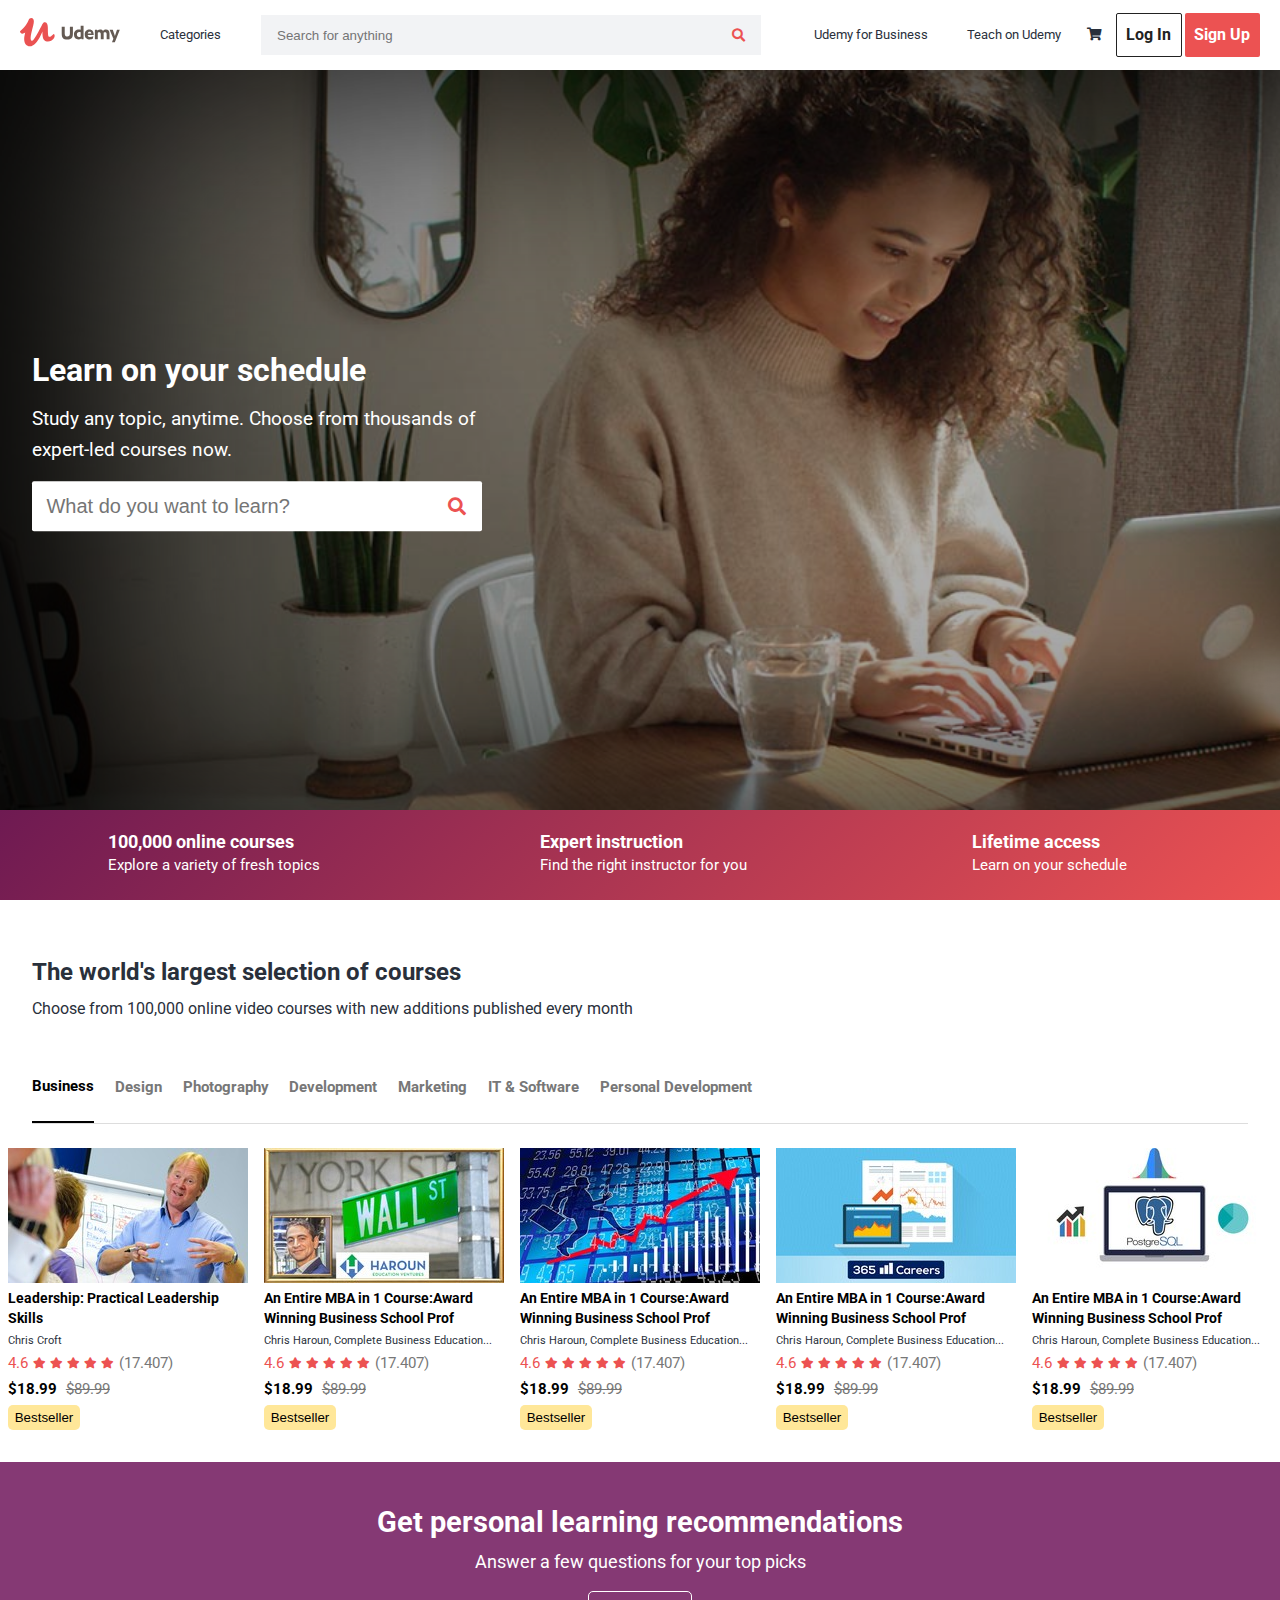
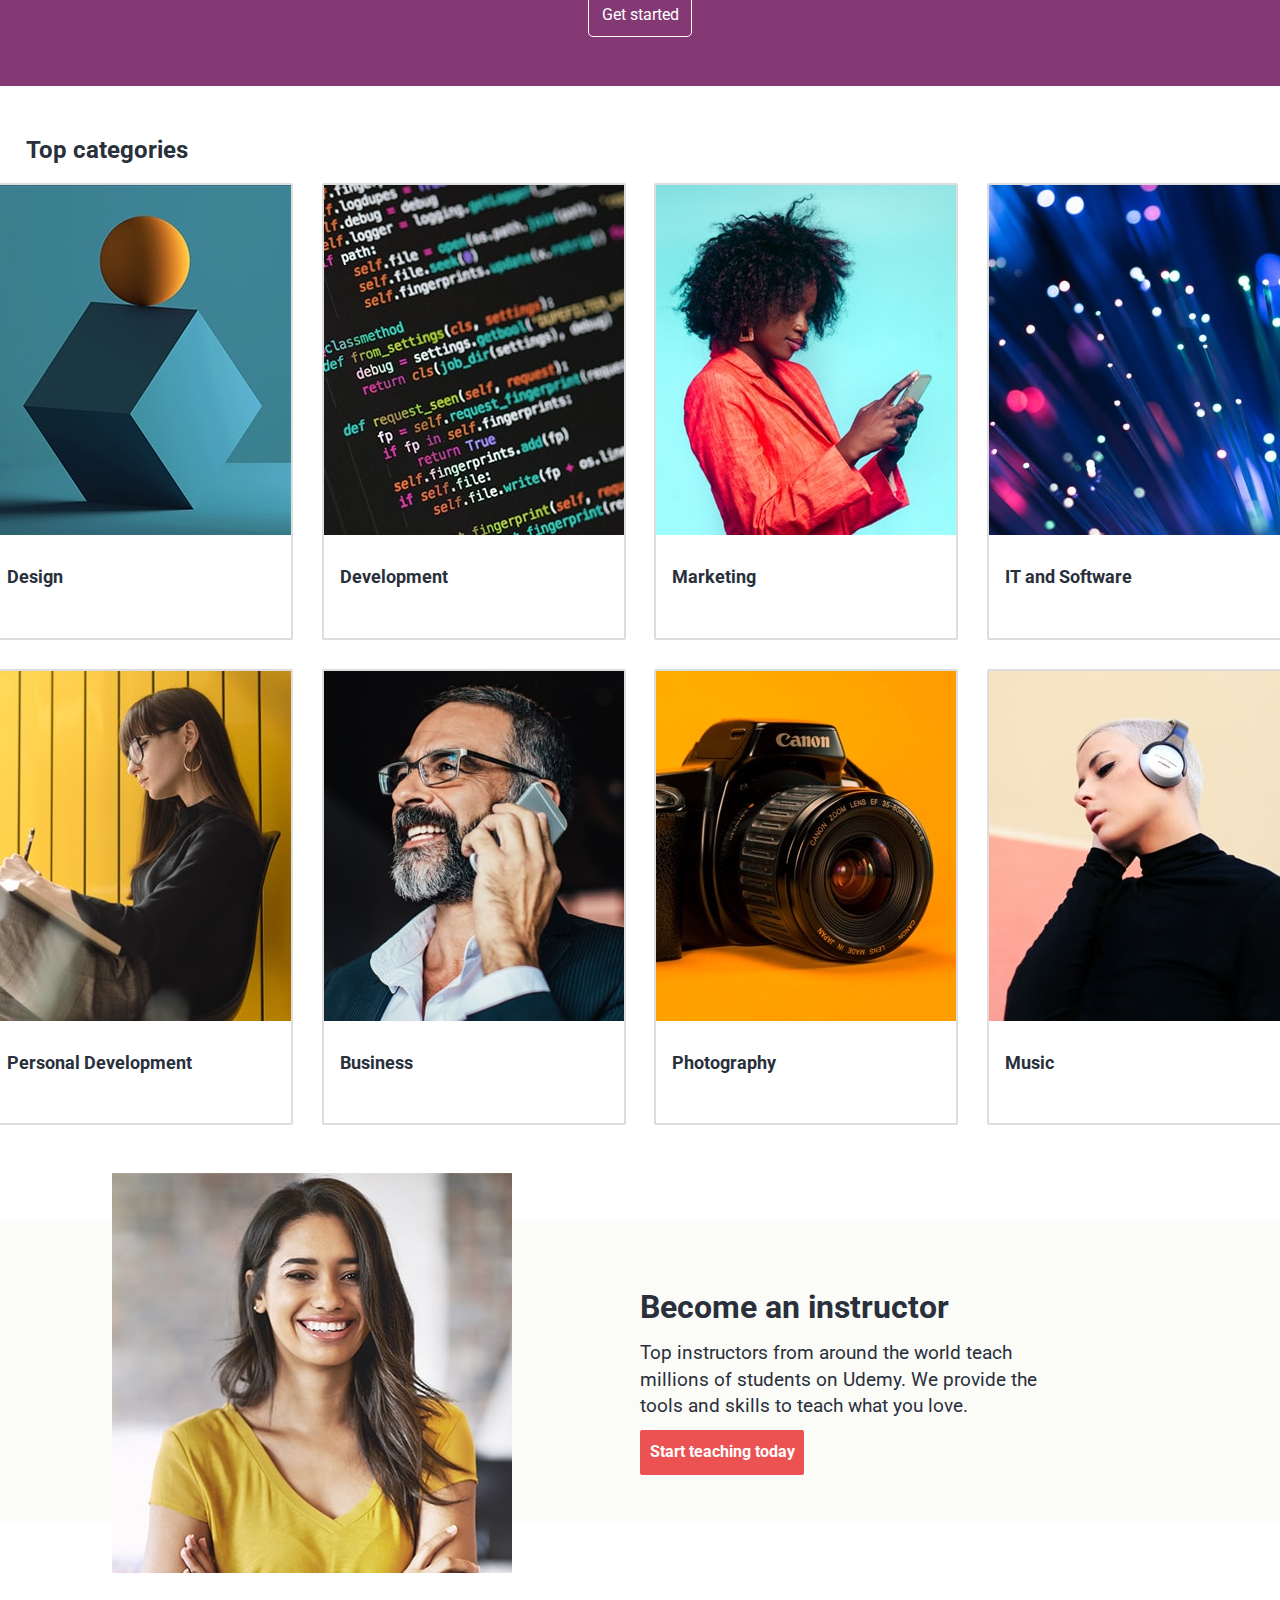
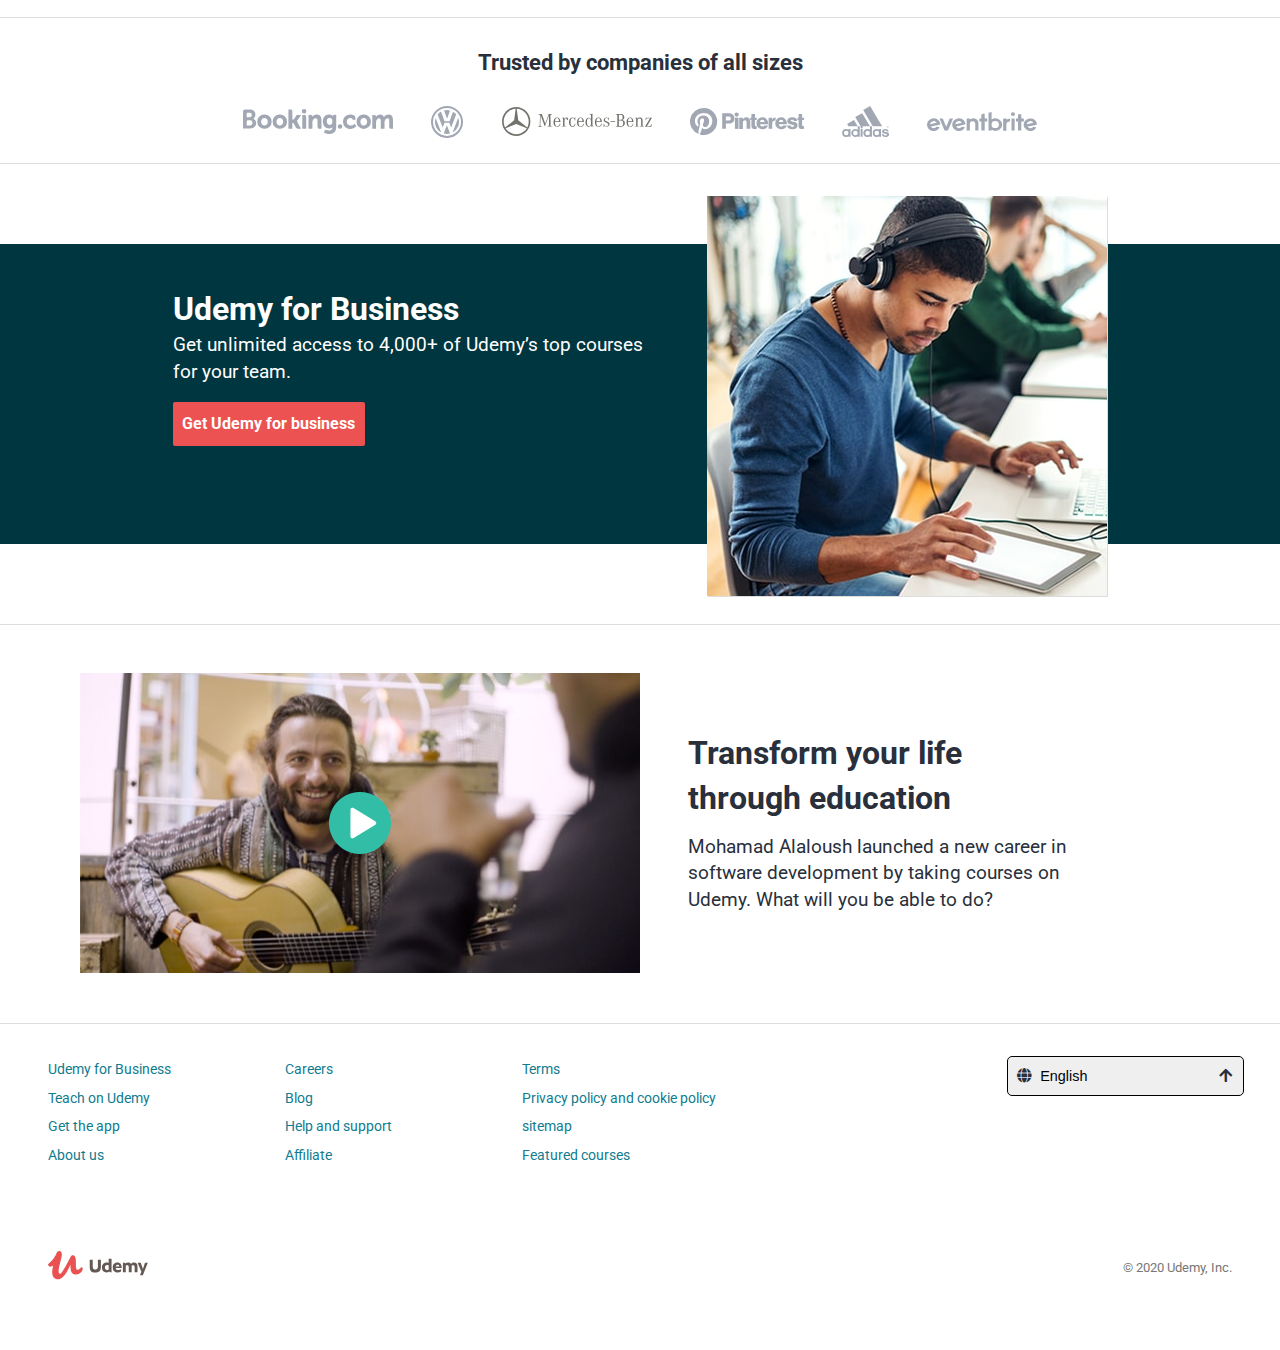
<file: index.html>
<!DOCTYPE html>
<html lang="en">
<head>
  <meta charset="UTF-8">
  <meta name="viewport" content="width=device-width, initial-scale=1.0">
  <meta http-equiv="X-UA-Compatible" content="ie=edge">
  <link rel="stylesheet" href="style.css">
  <link rel='stylesheet' href='https://use.fontawesome.com/releases/v5.8.2/css/all.css'>
  <link href="//db.onlinewebfonts.com/c/08654af6de96d722b817d122ec939cad?family=UdemyIcons" rel="stylesheet" type="text/css"/> 
  <title>Udemy page</title>
</head>
<body>

  <header class="hide-sm">
    <div class="logo">
      <a href="./index.html"><img src="img/udemy-logo.svg" alt="udemy-logo"></a>
    </div>
    <div class="category">
      <div class="category-item">
        <span class="category-icon"></span>
        <span>Categories</span>

        <div class="cat-dropdown">
            <ul>
              <li>
                <a href="#">Development</a> 
                <span><i class="fas fa-arrow-right"></i></span>
              </li>
              <li>
                <a href="#">Business</a> 
                <span><i class="fas fa-arrow-right"></i></span>
              </li>
              <li>
                <a href="#">Finance & accounting</a> 
                <span><i class="fas fa-arrow-right"></i></span>
              </li>
              <li>
                <a href="#">IT & Software</a> 
                <span><i class="fas fa-arrow-right"></i></span>
              </li>
              <li>
                <a href="#">Office Productivity</a> 
                <span><i class="fas fa-arrow-right"></i></span>
              </li>
              <li>
                <a href="#">Personal Development</a> 
                <span><i class="fas fa-arrow-right"></i></span>
              </li>
              <li>
                <a href="#">Design</a> 
                <span><i class="fas fa-arrow-right"></i></span>
              </li>
              <li>
                <a href="#">Marketing</a> 
                <span><i class="fas fa-arrow-right"></i></span>
              </li>
              <li>
                <a href="#">Lifestyle</a> 
                <span><i class="fas fa-arrow-right"></i></span>
              </li>
              <li>
                <a href="#">Photography</a> 
                <span><i class="fas fa-arrow-right"></i></span>
              </li>
              <li>
                <a href="#">Health & Fitness</a> 
                <span><i class="fas fa-arrow-right"></i></span>
              </li>
              <li>
                <a href="#">Music</a> 
                <span><i class="fas fa-arrow-right"></i></span>
              </li>
              <li>
                <a href="#">Teaching & Academics</a> 
                <span><i class="fas fa-arrow-right"></i></span>
              </li>
            </ul>
          </div>
      </div>
      
      <div class="search-bar">
        <input type="text"  placeholder="Search for anything">
        <button type="submit"><i class="fa fa-search"></i></button>
      </div>
    </div>
    <div class="signin">
      <div class="dropdown-item div1"><a href="#">Udemy for Business</a>
        <div class="ufb-dropdown">
          <h4>Get your team access to over 4,000 top Udemy courses, anytime, anywhere.</h4>
          <a href="#" class="primary-btn">Try Udemy for Business</a>
        </div>
      </div>
      <div class="dropdown-item"><a href="#">Teach on Udemy</a>
        <div class="ufb-dropdown">
          <h4>Turn what you know into an opportunity and reach millions around the world.</h4>
          <a href="#" class="primary-btn">Learn more</a>
        </div>
      </div>
      <!-- <div class="bar"></div> -->
      <div class="dropdown-item"><i class="fas fa-shopping-cart"></i>
        <div class="ufb-dropdown right">
          <p class="dropdown-text">Your cart is empty</p>
          <a href="#" class="dropdown-link">Keep shopping</a>
        </div>
      </div>
      <div>
        <a href="./login.html" class="log-btn secondary-btn">Log In</a>
        <a href="./signup.html" class="sign-btn primary-btn">Sign Up</a>
      </div>
    </div>
  </header>

  <header class="hide-lg">
    <div class="menu">
      <div></div>
      <div></div>
      <div></div>
    </div>
    <div class="logo">
      <img src="img/udemy-logo.svg" alt="udemy-logo">
    </div>
    <button class="search-sm" type="submit"><i class="fa fa-search"></i></button>
    <div class="dropdown-item"><i class="fas fa-shopping-cart"></i></div>
  </header>

  <div class="overlay">
    <div class="delete-circle-btn">
      <img src="img/delete-circle.webp" alt="delete button">
    </div>
    <aside>
      <div class="sign">
        <a href="#">Log in</a>
        <a href="#">Sign up</a>
      </div>
      <ul class="most-popular"> 
        <h5>Most popular</h5>
        <li>
          <a href="#">Web Development</a>
          <span><i class="fas fa-arrow-right"></i></span>
        </li>
        <li>
          <a href="#">Mobile Apps</a>
          <span><i class="fas fa-arrow-right"></i></span>
        </li>
        <li>
          <a href="#">Game Development</a>
          <span><i class="fas fa-arrow-right"></i></span>
        </li>
        <li>
          <a href="#">Finance</a>
          <span><i class="fas fa-arrow-right"></i></span>
        </li>
        <li>
          <a href="#">Entrepreneurship</a>
          <span><i class="fas fa-arrow-right"></i></span>
        </li>
        <li>
          <a href="#">Data & Analytics</a>
          <span><i class="fas fa-arrow-right"></i></span>
        </li>
        <li>
          <a href="#">Digital Marketing</a>
          <span><i class="fas fa-arrow-right"></i></span>
        </li>
        <li>
          <a href="#">Graphic Design</a>
          <span><i class="fas fa-arrow-right"></i></span>
        </li>
        <li>
          <a href="#">IT Certification</a>
          <span><i class="fas fa-arrow-right"></i></span>
        </li>
        <li>
          <a href="#">Personal Transformation</a>
          <span><i class="fas fa-arrow-right"></i></span>
        </li>
        <li>
          <a href="#">All Gategories</a>
          <span><i class="fas fa-arrow-right"></i></span>
        </li>
      </ul>
      <ul class="most-popular">
        <h5>More from Udemy</h5>
        <li>
          <a href="#">Udemy for Business</a>
        </li>
        <li>
          <a href="#">Get the app</a>
        </li>
        <li>
          <a href="#">Invite friends</a>
        </li>
        <li>
          <a href="#">Help</a>
        </li>
      </ul>
    </aside>  
  </div>

  <section class="hero-section">
    <div class="container">
      <div class="hero-item">
        <h1>Learn on your schedule </h1>
        <p>Study any topic, anytime. Choose from thousands of expert-led courses now. </p>
        <div class="hero-search-bar">
          <input type="text"  placeholder="What do you want to learn?">
          <button type="submit"><i class="fa fa-search"></i></button>
        </div>
      </div>
    </div>
  </section>

  <section class="explore-section">
    <div class="container">
      <div class="explore-items">
        <div class="explore-item">
          <span class="icon-1"></span>
          <div class="explore-item-info">
            <h3>100,000 online courses</h3>
            <p>Explore a variety of fresh topics</p>
          </div>
        </div>

        <div class="explore-item">
          <span class="icon-2"></span>
          <div class="explore-item-info">
            <h3>Expert instruction</h3>
            <p>Find the right instructor for you</p>
          </div>
        </div>

        <div class="explore-item">
          <span class="icon-3"></span>
          <div class="explore-item-info">
            <h3>Lifetime access</h3>
            <p>Learn on your schedule  </p>
          </div>
        </div>
      </div>
    </div>
  </section>

  <section class="courses-type">
    <div class="container">
      <div class="col-lg-4 courses-text">
        <h3>The world's largest selection of courses</h3>
        <p>Choose from 100,000 online video courses with new additions published every month </p>
      </div>
      <div class="col-lg-6">
        <div class="courses-types-section">
          <div class="border-bottom active type" id="content-1">Business</div>
          <div id="content-2" class="type">Design</div>
          <div id="content-3" class="type">Photography</div>
          <div id="content-4" class="type">Development</div>
          <div id="content-5" class="type">Marketing</div>
          <div id="content-6" class="type">IT & Software</div>
          <div id="content-7" class="type">Personal Development</div>
        </div>
        <div class="courses-items">
            <div class="card show" id="content-1-item">
              <div class="card-img">
                <img src="img/business/course-4.jpg" alt="">
              </div>
              <div class="card-content">
                <h5 class="card-title">Leadership: Practical Leadership Skills</h5>
                <small>Chris Croft</small>
                <div class="rating">
                    <span class="price">4.6</span>
                  <div class="stars">
                      <span class="fa fa-star checked"></span>
                      <span class="fa fa-star checked"></span>
                      <span class="fa fa-star checked"></span>
                      <span class="fa fa-star"></span>
                      <span class="fa fa-star"></span>  
                  </div>
                  <span class="students-rating">(17.407)</span>
                </div> 
                <span class="price-dollar">$18.99</span> <span class="muted">$89.99</span>
                <button>Bestseller</button>
              </div>
            </div>

            <div class="card show" id="content-1-item">
                <div class="card-img">
                  <img src="img/business/course1.jpg" alt="">
                </div>
                <div class="card-content">
                  <h5 class="card-title">An Entire MBA in 1 Course:Award Winning Business School Prof</h5>
                  <small>Chris Haroun, Complete Business Education...</small>
                  <div class="rating">
                      <span class="price">4.6</span>
                    <div class="stars">
                        <span class="fa fa-star checked"></span>
                        <span class="fa fa-star checked"></span>
                        <span class="fa fa-star checked"></span>
                        <span class="fa fa-star"></span>
                        <span class="fa fa-star"></span>  
                    </div>
                    <span class="students-rating">(17.407)</span>
                  </div> 
                  <span class="price-dollar">$18.99</span> <span class="muted">$89.99</span>
                  <button>Bestseller</button>
                </div>
              </div>

              
            <div class="card show" id="content-1-item">
                <div class="card-img">
                  <img src="img/business/course-5.jpg" alt="">
                </div>
                <div class="card-content">
                  <h5 class="card-title">An Entire MBA in 1 Course:Award Winning Business School Prof</h5>
                  <small>Chris Haroun, Complete Business Education...</small>
                  <div class="rating">
                      <span class="price">4.6</span>
                    <div class="stars">
                        <span class="fa fa-star checked"></span>
                        <span class="fa fa-star checked"></span>
                        <span class="fa fa-star checked"></span>
                        <span class="fa fa-star"></span>
                        <span class="fa fa-star"></span>  
                    </div>
                    <span class="students-rating">(17.407)</span>
                  </div> 
                  <span class="price-dollar">$18.99</span> <span class="muted">$89.99</span>
                  <button>Bestseller</button>
                </div>
              </div>

              
            <div class="card show" id="content-1-item">
                <div class="card-img">
                  <img src="img/business/course3.jpg" alt="">
                </div>
                <div class="card-content">
                  <h5 class="card-title">An Entire MBA in 1 Course:Award Winning Business School Prof</h5>
                  <small>Chris Haroun, Complete Business Education...</small>
                  <div class="rating">
                      <span class="price">4.6</span>
                    <div class="stars">
                        <span class="fa fa-star checked"></span>
                        <span class="fa fa-star checked"></span>
                        <span class="fa fa-star checked"></span>
                        <span class="fa fa-star"></span>
                        <span class="fa fa-star"></span>  
                    </div>
                    <span class="students-rating">(17.407)</span>
                  </div> 
                  <span class="price-dollar">$18.99</span> <span class="muted">$89.99</span>
                  <button>Bestseller</button>
                </div>
              </div>

              
            <div class="card show" id="content-1-item">
                <div class="card-img">
                  <img src="img/business/course2.jpg" alt="">
                </div>
                <div class="card-content">
                  <h5 class="card-title">An Entire MBA in 1 Course:Award Winning Business School Prof</h5>
                  <small>Chris Haroun, Complete Business Education...</small>
                  <div class="rating">
                      <span class="price">4.6</span>
                    <div class="stars">
                        <span class="fa fa-star checked"></span>
                        <span class="fa fa-star checked"></span>
                        <span class="fa fa-star checked"></span>
                        <span class="fa fa-star"></span>
                        <span class="fa fa-star"></span>  
                    </div>
                    <span class="students-rating">(17.407)</span>
                  </div> 
                  <span class="price-dollar">$18.99</span> <span class="muted">$89.99</span>
                  <button>Bestseller</button>
                </div>
              </div>

              <div class="card" id="content-2-item">
                  <div class="card-img">
                    <img src="img/Design/course-1.jpg" alt="">
                  </div>
                  <div class="card-content">
                    <h5 class="card-title">An Entire MBA in 1 Course:Award Winning Business School Prof</h5>
                    <small>Chris Haroun, Complete Business Education...</small>
                    <div class="rating">
                        <span class="price">4.6</span>
                      <div class="stars">
                          <span class="fa fa-star checked"></span>
                          <span class="fa fa-star checked"></span>
                          <span class="fa fa-star checked"></span>
                          <span class="fa fa-star"></span>
                          <span class="fa fa-star"></span>  
                      </div>
                      <span class="students-rating">(17.407)</span>
                    </div> 
                    <span class="price-dollar">$18.99</span> <span class="muted">$89.99</span>
                    <button>Bestseller</button>
                  </div>
                </div>

                <div class="card" id="content-2-item">
                    <div class="card-img">
                      <img src="img/Design/course-2.jpg" alt="">
                    </div>
                    <div class="card-content">
                      <h5 class="card-title">An Entire MBA in 1 Course:Award Winning Business School Prof</h5>
                      <small>Chris Haroun, Complete Business Education...</small>
                      <div class="rating">
                          <span class="price">4.6</span>
                        <div class="stars">
                            <span class="fa fa-star checked"></span>
                            <span class="fa fa-star checked"></span>
                            <span class="fa fa-star checked"></span>
                            <span class="fa fa-star"></span>
                            <span class="fa fa-star"></span>  
                        </div>
                        <span class="students-rating">(17.407)</span>
                      </div> 
                      <span class="price-dollar">$18.99</span> <span class="muted">$89.99</span>
                      <button>Bestseller</button>
                    </div>
                  </div>

                  <div class="card" id="content-2-item">
                      <div class="card-img">
                        <img src="img/Design/course-3.jpg" alt="">
                      </div>
                      <div class="card-content">
                        <h5 class="card-title">An Entire MBA in 1 Course:Award Winning Business School Prof</h5>
                        <small>Chris Haroun, Complete Business Education...</small>
                        <div class="rating">
                            <span class="price">4.6</span>
                          <div class="stars">
                              <span class="fa fa-star checked"></span>
                              <span class="fa fa-star checked"></span>
                              <span class="fa fa-star checked"></span>
                              <span class="fa fa-star"></span>
                              <span class="fa fa-star"></span>  
                          </div>
                          <span class="students-rating">(17.407)</span>
                        </div> 
                        <span class="price-dollar">$18.99</span> <span class="muted">$89.99</span>
                        <button>Bestseller</button>
                      </div>
                    </div>

                    <div class="card" id="content-2-item">
                        <div class="card-img">
                          <img src="img/Design/course-4.jpg" alt="">
                        </div>
                        <div class="card-content">
                          <h5 class="card-title">An Entire MBA in 1 Course:Award Winning Business School Prof</h5>
                          <small>Chris Haroun, Complete Business Education...</small>
                          <div class="rating">
                              <span class="price">4.6</span>
                            <div class="stars">
                                <span class="fa fa-star checked"></span>
                                <span class="fa fa-star checked"></span>
                                <span class="fa fa-star checked"></span>
                                <span class="fa fa-star"></span>
                                <span class="fa fa-star"></span>  
                            </div>
                            <span class="students-rating">(17.407)</span>
                          </div> 
                          <span class="price-dollar">$18.99</span> <span class="muted">$89.99</span>
                          <button>Bestseller</button>
                        </div>
                      </div>

          <div class="card" id="content-2-item">
            <div class="card-img">
              <img src="img/Design/course-5.jpg" alt="">
            </div>
            <div class="card-content">
              <h5 class="card-title">An Entire MBA in 1 Course:Award Winning Business School Prof</h5>
              <small>Chris Haroun, Complete Business Education...</small>
              <div class="rating">
                <span class="price">4.6</span>
                <div class="stars">
                  <span class="fa fa-star checked"></span>
                  <span class="fa fa-star checked"></span>
                  <span class="fa fa-star checked"></span>
                  <span class="fa fa-star"></span>
                  <span class="fa fa-star"></span>  
                </div>
                <span class="students-rating">(17.407)</span>
              </div> 
              <span class="price-dollar">$18.99</span> <span class="muted">$89.99</span>
              <button>Bestseller</button>
            </div>
          </div>

          <div class="card" id="content-3-item">
              <div class="card-img">
                <img src="img/photography/course-1.jpg" alt="">
              </div>
              <div class="card-content">
                <h5 class="card-title">Photography Masterclass: A Complete Guide to Photography</h5>
                <small>Phil Ebiner, William Carnahan, Video School...</small>
                <div class="rating">
                  <span class="price">4.6</span>
                  <div class="stars">
                    <span class="fa fa-star checked"></span>
                    <span class="fa fa-star checked"></span>
                    <span class="fa fa-star checked"></span>
                    <span class="fa fa-star"></span>
                    <span class="fa fa-star"></span>  
                  </div>
                  <span class="students-rating">(17.407)</span>
                </div> 
                <span class="price-dollar">$18.99</span> <span class="muted">$89.99</span>
                <button>Bestseller</button>
            </div>
          </div>

          <div class="card" id="content-3-item">
              <div class="card-img">
                <img src="img/photography/course-2.jpg" alt="">
              </div>
              <div class="card-content">
                <h5 class="card-title">Photography Masterclass: A Complete Guide to Photography</h5>
                <small>Phil Ebiner, William Carnahan, Video School...</small>
                <div class="rating">
                  <span class="price">4.6</span>
                  <div class="stars">
                    <span class="fa fa-star checked"></span>
                    <span class="fa fa-star checked"></span>
                    <span class="fa fa-star checked"></span>
                    <span class="fa fa-star"></span>
                    <span class="fa fa-star"></span>  
                  </div>
                  <span class="students-rating">(17.407)</span>
                </div> 
                <span class="price-dollar">$18.99</span> <span class="muted">$89.99</span>
                <button>Bestseller</button>
              </div>
            </div>

            <div class="card" id="content-3-item">
                <div class="card-img">
                  <img src="img/photography/course-3.jpg" alt="">
                </div>
                <div class="card-content">
                  <h5 class="card-title">Photography Masterclass: A Complete Guide to Photography</h5>
                  <small>Phil Ebiner, William Carnahan, Video School...</small>
                  <div class="rating">
                    <span class="price">4.6</span>
                    <div class="stars">
                      <span class="fa fa-star checked"></span>
                      <span class="fa fa-star checked"></span>
                      <span class="fa fa-star checked"></span>
                      <span class="fa fa-star"></span>
                      <span class="fa fa-star"></span>  
                    </div>
                    <span class="students-rating">(17.407)</span>
                  </div> 
                  <span class="price-dollar">$18.99</span> <span class="muted">$89.99</span>
                  <button>Bestseller</button>
                </div>
              </div>
              
              <div class="card" id="content-3-item">
                  <div class="card-img">
                    <img src="img/photography/course-4.jpg" alt="">
                  </div>
                  <div class="card-content">
                    <h5 class="card-title">Photography Masterclass: A Complete Guide to Photography</h5>
                    <small>Phil Ebiner, William Carnahan, Video School...</small>
                    <div class="rating">
                      <span class="price">4.6</span>
                      <div class="stars">
                        <span class="fa fa-star checked"></span>
                        <span class="fa fa-star checked"></span>
                        <span class="fa fa-star checked"></span>
                        <span class="fa fa-star"></span>
                        <span class="fa fa-star"></span>  
                      </div>
                      <span class="students-rating">(17.407)</span>
                    </div> 
                    <span class="price-dollar">$18.99</span> <span class="muted">$89.99</span>
                    <button>Bestseller</button>
                  </div>
                </div>
    

        </div>
      </div>
    </div>
  </section>

  <section class="learning">
    <div class="container">
      <div class="learning-item">
        <div class="learning-content">
          <h2>Get personal learning recommendations</h2>
          <p>Answer a few questions for your top picks</p>
          <a href="#" class="btn-outline">Get started</a>
        </div>
      </div>
    </div>
  </section>

  <section class="top-categories">
    <h3>Top categories</h3>
    <div class="top-categories-content">
      <div class="top-categories-item">
        <div class="top-categories-img">
          <img src="img/cat-design.jpg" alt="design">
          <h5>Design</h5>
        </div>
      </div>

      <div class="top-categories-item">
        <div class="top-categories-img">
          <img src="img/cat-development.jpg" alt="design">
          <h5>Development</h5>
        </div>
      </div>

      <div class="top-categories-item">
        <div class="top-categories-img">
          <img src="img/cat-marketing.jpg" alt="design">
          <h5>Marketing</h5>
        </div>
      </div>

      <div class="top-categories-item">
        <div class="top-categories-img">
          <img src="img/cat-it-and-software.jpg" alt="design">
          <h5>IT and Software</h5>
        </div>
      </div>

      <div class="top-categories-item">
        <div class="top-categories-img">
          <img src="img/cat-personal-development.jpg" alt="design">
          <h5>Personal Development</h5>
        </div>
      </div>

      <div class="top-categories-item">
        <div class="top-categories-img">
          <img src="img/cat-business.jpg" alt="design">
          <h5>Business</h5>
        </div>
      </div>

      <div class="top-categories-item">
        <div class="top-categories-img">
          <img src="img/cat-photography.jpg" alt="design">
          <h5>Photography</h5>
        </div>
      </div>

      <div class="top-categories-item">
        <div class="top-categories-img">
          <img src="img/cat-music.jpg" alt="design">
          <h5>Music</h5>
        </div>
      </div>
    </div>
  </section>

  <section class="become-instructor">
    <div class="container">
      <div class="become-instructor-content">
        <div class="content-img">
          <img src="img/promo-teacher.jpg" alt="promo-teacher">
        </div>
        <div class="content-text">
          <h3>Become an instructor</h3>
          <p>Top instructors from around the world teach millions of students on Udemy. We provide the tools and skills to teach what you love. </p>
          <a href="#" class="primary-btn">Start teaching today</a>
        </div>
      </div>
    </div>
  </section>

  <section class="sponsors">
    <div class="container">
      <h4>Trusted by companies of all sizes</h4>
      <div class="sponsors-content">
        <div><img class="max-width" src="img/sponsors/booking-logo.svg" alt=""></div>
        <div><img class="max-width" src="img/sponsors/volkswagen-logo.svg" alt=""></div>
        <div><img src="img/sponsors/mercedes-logo.svg" alt=""></div>
        <div><img class="max-width" src="img/sponsors/pinterest-logo.svg" alt=""></div>
        <div><img class="max-width" src="img/sponsors/adidas-logo.svg" alt=""></div>
        <div><img class="max-width" src="img/sponsors/eventbrite-logo.svg" alt=""></div>
      </div>
    </div>
  </section>

  <section class="udemy-business">
    <div class="container">
      <div class="udemy-business-content">
        <div class="content-text">
          <h3>Udemy for Business</h3>
          <p>Get unlimited access to 4,000+ of Udemy’s top courses for your team.</p>
          <a href="#" class="primary-btn">Get Udemy for business</a>
        </div>
        <div class="content-img">
          <img src="img/promo-ufb.jpg" alt="promo-ufb">
        </div>
      </div>
    </div>
  </section>

  <section class="video-section">
    <div class="container">
      <div class="video-section-content">
        <div class="video-section-item1">
          <img class="play-icon" src="img/icons8-play-64.png" alt="play-icon">
          <iframe class="iframe" src="https://www.youtube.com/embed/QFIhEmOd6No/?autoplay=1" frameborder="0"></iframe>
        </div>
        <div class="video-section-item2">
          <h3>Transform your life through education</h3>
          <p>Mohamad Alaloush launched a new career in software development by taking courses on Udemy. What will you be able to do?</p>
        </div>
      </div>
    </div>
  </section>

  <footer>
    <div class="item1">
      <div class="item1-list">
        <ul>
          <div>
              <li><a href="#">Udemy for Business </a></li>
              <li><a href="#">Teach on Udemy </a></li>
              <li><a href="#">Get the app </a></li>
              <li><a href="#">About us </a></li>
          </div>
          <div>
              <li><a href="#">Careers </a></li>
              <li><a href="#">Blog </a></li>
              <li><a href="#">Help and support </a></li>
              <li><a href="#">Affiliate </a></li>
          </div>
          <div>
              <li><a href="#">Terms </a></li>
              <li><a href="#">Privacy policy and cookie policy </a></li>
              <li><a href="#">sitemap </a></li>
              <li><a href="#">Featured courses </a></li>
          </div>
          
        </ul>
        <div id="lang-select">
            <div class="glob-icon">
                <span><i class="fas fa-globe"></i></span>
              </div>
            <select>
                <option value="engligh" selected="true">English</option>
                <option value="deutch">Deutch</option>
                <option value="espanol">Espanol</option>
                <option value="Français">Français</option>
                <option value="Italiano">Italiano</option>
            </select>
            <div class="arrow-icon">
              <span><i class="fas fa-arrow-up"></i></span>
            </div>
        </div>
      </div> 
    </div>
    <div class="item2-footer">
        <div class="logo">
          <img src="img/udemy-logo.svg" alt="">
        </div>
        <div class="inc">
            © 2020 Udemy, Inc. 
        </div>
      </div>
  </footer>
  
  <script src="script.js"></script>
</body>
</html>
</file>
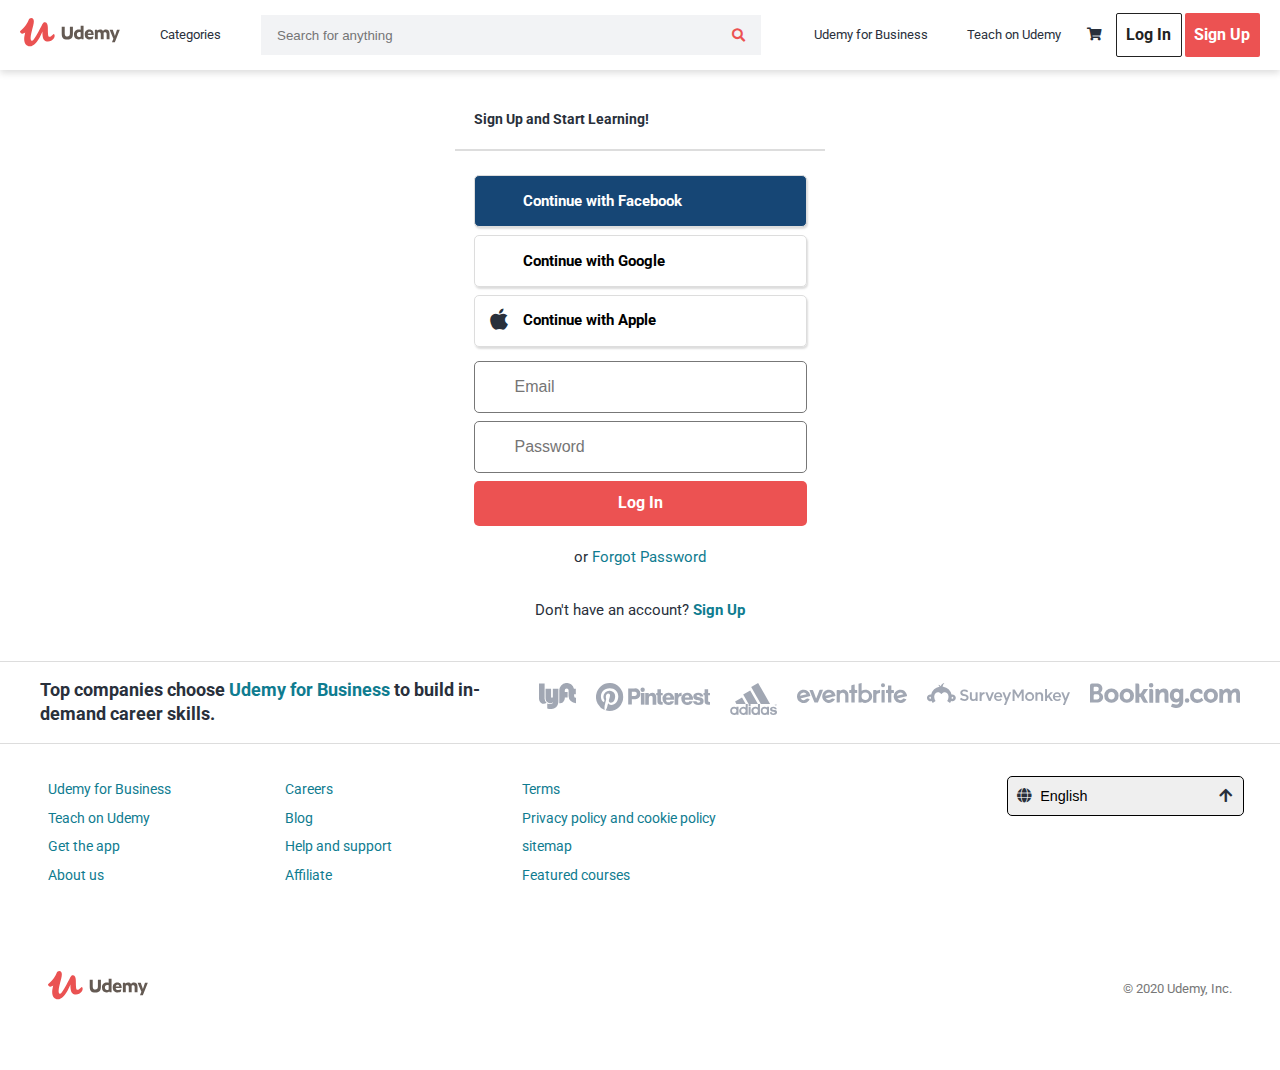
<file: login.html>
<!DOCTYPE html>
<html lang="en">
<head>
  <meta charset="UTF-8">
  <meta name="viewport" content="width=device-width, initial-scale=1.0">
  <meta http-equiv="X-UA-Compatible" content="ie=edge">
  <link rel="stylesheet" href="style.css">
  <link rel='stylesheet' href='https://use.fontawesome.com/releases/v5.8.2/css/all.css'>
  <link href="//db.onlinewebfonts.com/c/08654af6de96d722b817d122ec939cad?family=UdemyIcons" rel="stylesheet" type="text/css"/>
  <title>Document</title>
</head>
<body>
    <header class="hide-sm shadow">
    <div class="logo">
      <a href="./index.html">
        <img src="img/udemy-logo.svg" alt="udemy-logo">
      </a>
    </div>
    <div class="category">
      <div class="category-item">
        <span class="category-icon"></span>
        <span>Categories</span>

        <div class="cat-dropdown">
            <ul>
              <li>
                <a href="#">Development</a> 
                <span><i class="fas fa-arrow-right"></i></span>
              </li>
              <li>
                <a href="#">Business</a> 
                <span><i class="fas fa-arrow-right"></i></span>
              </li>
              <li>
                <a href="#">Finance & accounting</a> 
                <span><i class="fas fa-arrow-right"></i></span>
              </li>
              <li>
                <a href="#">IT & Software</a> 
                <span><i class="fas fa-arrow-right"></i></span>
              </li>
              <li>
                <a href="#">Office Productivity</a> 
                <span><i class="fas fa-arrow-right"></i></span>
              </li>
              <li>
                <a href="#">Personal Development</a> 
                <span><i class="fas fa-arrow-right"></i></span>
              </li>
              <li>
                <a href="#">Design</a> 
                <span><i class="fas fa-arrow-right"></i></span>
              </li>
              <li>
                <a href="#">Marketing</a> 
                <span><i class="fas fa-arrow-right"></i></span>
              </li>
              <li>
                <a href="#">Lifestyle</a> 
                <span><i class="fas fa-arrow-right"></i></span>
              </li>
              <li>
                <a href="#">Photography</a> 
                <span><i class="fas fa-arrow-right"></i></span>
              </li>
              <li>
                <a href="#">Health & Fitness</a> 
                <span><i class="fas fa-arrow-right"></i></span>
              </li>
              <li>
                <a href="#">Music</a> 
                <span><i class="fas fa-arrow-right"></i></span>
              </li>
              <li>
                <a href="#">Teaching & Academics</a> 
                <span><i class="fas fa-arrow-right"></i></span>
              </li>
            </ul>
          </div>
      </div>
      
      <div class="search-bar">
        <input type="text"  placeholder="Search for anything">
        <button type="submit"><i class="fa fa-search"></i></button>
      </div>
    </div>
    <div class="signin">
      <div class="dropdown-item div1"><a href="#">Udemy for Business</a>
        <div class="ufb-dropdown">
          <h4>Get your team access to over 4,000 top Udemy courses, anytime, anywhere.</h4>
          <a href="#" class="primary-btn">Try Udemy for Business</a>
        </div>
      </div>
      <div class="dropdown-item"><a href="#">Teach on Udemy</a>
        <div class="ufb-dropdown">
          <h4>Turn what you know into an opportunity and reach millions around the world.</h4>
          <a href="#" class="primary-btn">Learn more</a>
        </div>
      </div>
      <!-- <div class="bar"></div> -->
      <div class="dropdown-item"><i class="fas fa-shopping-cart"></i>
        <div class="ufb-dropdown right">
          <p class="dropdown-text">Your cart is empty</p>
          <a href="#" class="dropdown-link">Keep shopping</a>
        </div>
      </div>
      <div>
        <a href="./login.html" class="log-btn secondary-btn">Log In</a>
        <a href="./signup.html" class="sign-btn primary-btn">Sign Up</a>
      </div>
    </div>
  </header>

  <header class="hide-lg">
    <div class="menu">
      <div></div>
      <div></div>
      <div></div>
    </div>
    <div class="logo">
      <img src="img/udemy-logo.svg" alt="udemy-logo">
    </div>
    <button class="search-sm" type="submit"><i class="fa fa-search"></i></button>
    <div class="dropdown-item"><i class="fas fa-shopping-cart"></i></div>
  </header>

  <div class="overlay">
    <div class="delete-circle-btn">
      <img src="img/delete-circle.webp" alt="delete button">
    </div>
    <aside>
      <div class="sign">
        <a href="#">Log in</a>
        <a href="#">Sign up</a>
      </div>
      <ul class="most-popular"> 
        <h5>Most popular</h5>
        <li>
          <a href="#">Web Development</a>
          <span><i class="fas fa-arrow-right"></i></span>
        </li>
        <li>
          <a href="#">Mobile Apps</a>
          <span><i class="fas fa-arrow-right"></i></span>
        </li>
        <li>
          <a href="#">Game Development</a>
          <span><i class="fas fa-arrow-right"></i></span>
        </li>
        <li>
          <a href="#">Finance</a>
          <span><i class="fas fa-arrow-right"></i></span>
        </li>
        <li>
          <a href="#">Entrepreneurship</a>
          <span><i class="fas fa-arrow-right"></i></span>
        </li>
        <li>
          <a href="#">Data & Analytics</a>
          <span><i class="fas fa-arrow-right"></i></span>
        </li>
        <li>
          <a href="#">Digital Marketing</a>
          <span><i class="fas fa-arrow-right"></i></span>
        </li>
        <li>
          <a href="#">Graphic Design</a>
          <span><i class="fas fa-arrow-right"></i></span>
        </li>
        <li>
          <a href="#">IT Certification</a>
          <span><i class="fas fa-arrow-right"></i></span>
        </li>
        <li>
          <a href="#">Personal Transformation</a>
          <span><i class="fas fa-arrow-right"></i></span>
        </li>
        <li>
          <a href="#">All Gategories</a>
          <span><i class="fas fa-arrow-right"></i></span>
        </li>
      </ul>
      <ul class="most-popular">
        <h5>More from Udemy</h5>
        <li>
          <a href="#">Udemy for Business</a>
        </li>
        <li>
          <a href="#">Get the app</a>
        </li>
        <li>
          <a href="#">Invite friends</a>
        </li>
        <li>
          <a href="#">Help</a>
        </li>
      </ul>
    </aside>  
  </div>
  <div class="form-section">
      <h3>Sign Up and Start Learning! </h3>
      <form>
        <div class="sm-item fb">
          <span class="fb-icon"></span>
          <a href="#">Continue with Facebook</a>
        </div>
        <div class="sm-item google">
          <span class="google-icon"></span>
          <a class="text-dark" href="#">Continue with Google</a>
        </div>
        <div class="sm-item apple">
          <span class="apple-icon"><i class="fab fa-apple"></i></span>
          <a class="text-dark" href="#">Continue with Apple</a>
        </div>
        <div class="input-form input-item2">
          <input type="email" placeholder="Email">
        </div>
        <div class="input-form input-item3">
          <input type="password" placeholder="Password">
        </div>
        
        <a href="#" class="primary-btn d-block">Log In</a>
        <div class="forgot-pass"> 
            or <a href="#">Forgot Password</a>
        </div>
        <div class="form-text">
            <p>Don't have an account? <a href="signup.html">Sign Up</a></p>
        </div>
      </form>
    </div>
  
    <section class="companies">
      <div class="container">
        <div class="companies-content">
          <div class="companies-text">
            <h3>Top companies choose <a href="#">Udemy for Business</a> to build in-demand career skills.</h3>
          </div>
          <div class="companies-logos">
            <div>
              <img src="img/sponsors/lyft-logo.svg" alt="">
            </div>
            <div>
              <img src="img/sponsors/pinterest-logo.svg" alt="">
            </div>
            <div>
              <img src="img/sponsors/adidas-logo.svg" alt="">
            </div>
            <div>
              <img src="img/sponsors/eventbrite-logo.svg" alt="">
            </div>
            <div>
              <img src="img/sponsors/surveymonkey-logo.svg" alt="">
            </div>
            <div>
              <img src="img/sponsors/booking-logo.svg" alt="">
            </div>
          </div>
        </div>
      </div>
    </section>
  
    <footer>
        <div class="item1">
          <div class="item1-list">
            <ul class="list-item-grid">
              <div>
                  <li><a href="#">Udemy for Business </a></li>
                  <li><a href="#">Teach on Udemy </a></li>
                  <li><a href="#">Get the app </a></li>
                  <li><a href="#">About us </a></li>
              </div>
              <div>
                  <li><a href="#">Careers </a></li>
                  <li><a href="#">Blog </a></li>
                  <li><a href="#">Help and support </a></li>
                  <li><a href="#">Affiliate </a></li>
              </div>
              <div>
                  <li><a href="#">Terms </a></li>
                  <li><a href="#">Privacy policy and cookie policy </a></li>
                  <li><a href="#">sitemap </a></li>
                  <li><a href="#">Featured courses </a></li>
              </div>
              
            </ul>
            <div id="lang-select">
                <div class="glob-icon">
                    <span><i class="fas fa-globe"></i></span>
                  </div>
                <select>
                    <option value="engligh" selected="true">English</option>
                    <option value="deutch">Deutch</option>
                    <option value="espanol">Espanol</option>
                    <option value="Français">Français</option>
                    <option value="Italiano">Italiano</option>
                </select>
                <div class="arrow-icon">
                  <span><i class="fas fa-arrow-up"></i></span>
                </div>
            </div>
          </div> 
        </div>
        <div class="item2-footer">
            <div class="logo">
              <img src="img/udemy-logo.svg" alt="">
            </div>
            <div class="inc">
                © 2020 Udemy, Inc. 
            </div>
          </div>
      </footer>

</body>
</html>
</file>
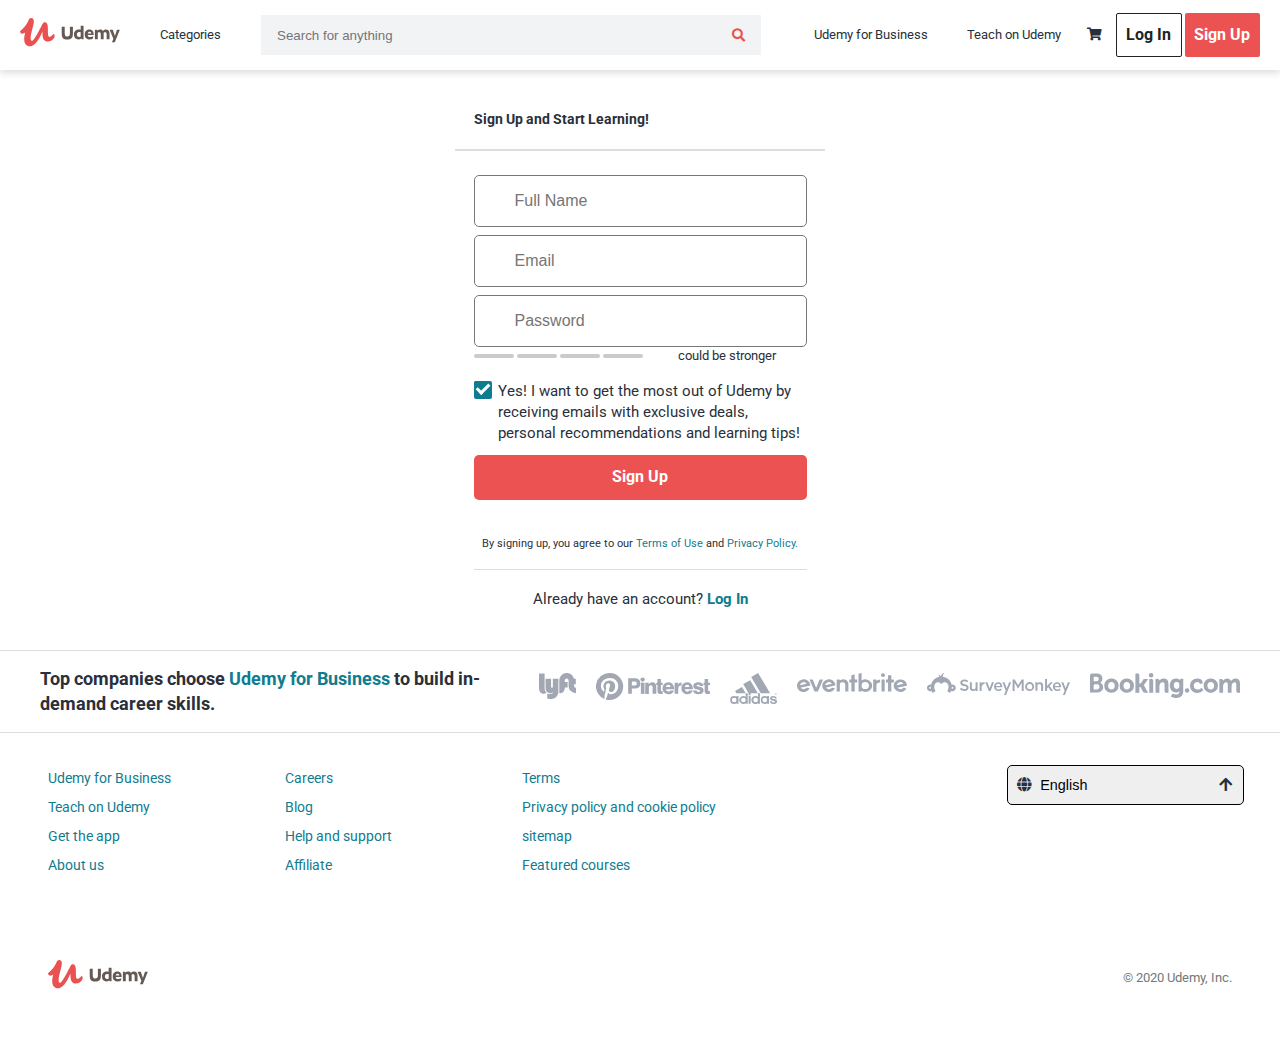
<file: signup.html>
<!DOCTYPE html>
<html lang="en">
<head>
  <meta charset="UTF-8">
  <meta name="viewport" content="width=device-width, initial-scale=1.0">
  <meta http-equiv="X-UA-Compatible" content="ie=edge">
  <link rel="stylesheet" href="style.css">
  <link rel='stylesheet' href='https://use.fontawesome.com/releases/v5.8.2/css/all.css'>
  <link href="//db.onlinewebfonts.com/c/08654af6de96d722b817d122ec939cad?family=UdemyIcons" rel="stylesheet" type="text/css"/>
  <title>Document</title>
</head>
<body>
  <header class="hide-sm shadow">
    <div class="logo">
      <a href="./index.html">
        <img src="img/udemy-logo.svg" alt="udemy-logo">
      </a>
    </div>
    <div class="category">
      <div class="category-item">
        <span class="category-icon"></span>
        <span>Categories</span>

        <div class="cat-dropdown">
            <ul>
              <li>
                <a href="#">Development</a> 
                <span><i class="fas fa-arrow-right"></i></span>
              </li>
              <li>
                <a href="#">Business</a> 
                <span><i class="fas fa-arrow-right"></i></span>
              </li>
              <li>
                <a href="#">Finance & accounting</a> 
                <span><i class="fas fa-arrow-right"></i></span>
              </li>
              <li>
                <a href="#">IT & Software</a> 
                <span><i class="fas fa-arrow-right"></i></span>
              </li>
              <li>
                <a href="#">Office Productivity</a> 
                <span><i class="fas fa-arrow-right"></i></span>
              </li>
              <li>
                <a href="#">Personal Development</a> 
                <span><i class="fas fa-arrow-right"></i></span>
              </li>
              <li>
                <a href="#">Design</a> 
                <span><i class="fas fa-arrow-right"></i></span>
              </li>
              <li>
                <a href="#">Marketing</a> 
                <span><i class="fas fa-arrow-right"></i></span>
              </li>
              <li>
                <a href="#">Lifestyle</a> 
                <span><i class="fas fa-arrow-right"></i></span>
              </li>
              <li>
                <a href="#">Photography</a> 
                <span><i class="fas fa-arrow-right"></i></span>
              </li>
              <li>
                <a href="#">Health & Fitness</a> 
                <span><i class="fas fa-arrow-right"></i></span>
              </li>
              <li>
                <a href="#">Music</a> 
                <span><i class="fas fa-arrow-right"></i></span>
              </li>
              <li>
                <a href="#">Teaching & Academics</a> 
                <span><i class="fas fa-arrow-right"></i></span>
              </li>
            </ul>
          </div>
      </div>
      
      <div class="search-bar">
        <input type="text"  placeholder="Search for anything">
        <button type="submit"><i class="fa fa-search"></i></button>
      </div>
    </div>
    <div class="signin">
      <div class="dropdown-item div1"><a href="#">Udemy for Business</a>
        <div class="ufb-dropdown">
          <h4>Get your team access to over 4,000 top Udemy courses, anytime, anywhere.</h4>
          <a href="#" class="primary-btn">Try Udemy for Business</a>
        </div>
      </div>
      <div class="dropdown-item"><a href="#">Teach on Udemy</a>
        <div class="ufb-dropdown">
          <h4>Turn what you know into an opportunity and reach millions around the world.</h4>
          <a href="#" class="primary-btn">Learn more</a>
        </div>
      </div>
      <!-- <div class="bar"></div> -->
      <div class="dropdown-item"><i class="fas fa-shopping-cart"></i>
        <div class="ufb-dropdown right">
          <p class="dropdown-text">Your cart is empty</p>
          <a href="#" class="dropdown-link">Keep shopping</a>
        </div>
      </div>
      <div>
        <a href="./login.html" class="log-btn secondary-btn">Log In</a>
        <a href="./signup.html" class="sign-btn primary-btn">Sign Up</a>
      </div>
    </div>
  </header>

  <header class="hide-lg">
    <div class="menu">
      <div></div>
      <div></div>
      <div></div>
    </div>
    <div class="logo">
      <img src="img/udemy-logo.svg" alt="udemy-logo">
    </div>
    <button class="search-sm" type="submit"><i class="fa fa-search"></i></button>
    <div class="dropdown-item"><i class="fas fa-shopping-cart"></i></div>
  </header>

  <div class="overlay">
    <div class="delete-circle-btn">
      <img src="img/delete-circle.webp" alt="delete button">
    </div>
    <aside>
      <div class="sign">
        <a href="#">Log in</a>
        <a href="#">Sign up</a>
      </div>
      <ul class="most-popular"> 
        <h5>Most popular</h5>
        <li>
          <a href="#">Web Development</a>
          <span><i class="fas fa-arrow-right"></i></span>
        </li>
        <li>
          <a href="#">Mobile Apps</a>
          <span><i class="fas fa-arrow-right"></i></span>
        </li>
        <li>
          <a href="#">Game Development</a>
          <span><i class="fas fa-arrow-right"></i></span>
        </li>
        <li>
          <a href="#">Finance</a>
          <span><i class="fas fa-arrow-right"></i></span>
        </li>
        <li>
          <a href="#">Entrepreneurship</a>
          <span><i class="fas fa-arrow-right"></i></span>
        </li>
        <li>
          <a href="#">Data & Analytics</a>
          <span><i class="fas fa-arrow-right"></i></span>
        </li>
        <li>
          <a href="#">Digital Marketing</a>
          <span><i class="fas fa-arrow-right"></i></span>
        </li>
        <li>
          <a href="#">Graphic Design</a>
          <span><i class="fas fa-arrow-right"></i></span>
        </li>
        <li>
          <a href="#">IT Certification</a>
          <span><i class="fas fa-arrow-right"></i></span>
        </li>
        <li>
          <a href="#">Personal Transformation</a>
          <span><i class="fas fa-arrow-right"></i></span>
        </li>
        <li>
          <a href="#">All Gategories</a>
          <span><i class="fas fa-arrow-right"></i></span>
        </li>
      </ul>
      <ul class="most-popular">
        <h5>More from Udemy</h5>
        <li>
          <a href="#">Udemy for Business</a>
        </li>
        <li>
          <a href="#">Get the app</a>
        </li>
        <li>
          <a href="#">Invite friends</a>
        </li>
        <li>
          <a href="#">Help</a>
        </li>
      </ul>
    </aside>  
  </div>

  <div class="form-section">
    <h3>Sign Up and Start Learning! </h3>
    <form>
      <div class="input-form input-item1">
        <input type="text" placeholder="Full Name">
      </div>
      <div class="input-form input-item2">
        <input type="email" placeholder="Email">
      </div>
      <div class="input-form input-item3">
        <input type="password" placeholder="Password">
      </div>
      <div class="stronger">
        <div class="bars">
          <div></div>
          <div></div>
          <div></div>
          <div></div>
        </div>
        <small>could be stronger</small>
      </div>
      <div class="checkbox-item">
        <label class="check-container" for="check">Yes! I want to get the most out of Udemy by receiving emails with exclusive deals, personal recommendations and learning tips! 
            <input type="checkbox" id="check" name="check" value="check" checked="checked">
            <span class="checkmark"></span>
        </label>
      </div>
      <a href="#" class="primary-btn d-block">Sign Up</a>
      <div  class="text-small"> 
          <small>By signing up, you agree to our <a href="#">Terms of Use </a>and <a href="#">Privacy Policy.</a> </small>
      </div>
      <div class="form-text">
          <p>Already have an account? <a href="login.html">Log In</a></p>
      </div>
    </form>
  </div>

  <section class="companies">
    <div class="container">
      <div class="companies-content">
        <div class="companies-text">
          <h3>Top companies choose <a href="#">Udemy for Business</a> to build in-demand career skills.</h3>
        </div>
        <div class="companies-logos">
          <div>
            <img src="img/sponsors/lyft-logo.svg" alt="">
          </div>
          <div>
            <img src="img/sponsors/pinterest-logo.svg" alt="">
          </div>
          <div>
            <img src="img/sponsors/adidas-logo.svg" alt="">
          </div>
          <div>
            <img src="img/sponsors/eventbrite-logo.svg" alt="">
          </div>
          <div>
            <img src="img/sponsors/surveymonkey-logo.svg" alt="">
          </div>
          <div>
            <img src="img/sponsors/booking-logo.svg" alt="">
          </div>
        </div>
      </div>
    </div>
  </section>

  <footer>
      <div class="item1">
        <div class="item1-list">
          <ul>
            <div>
                <li><a href="#">Udemy for Business </a></li>
                <li><a href="#">Teach on Udemy </a></li>
                <li><a href="#">Get the app </a></li>
                <li><a href="#">About us </a></li>
            </div>
            <div>
                <li><a href="#">Careers </a></li>
                <li><a href="#">Blog </a></li>
                <li><a href="#">Help and support </a></li>
                <li><a href="#">Affiliate </a></li>
            </div>
            <div>
                <li><a href="#">Terms </a></li>
                <li><a href="#">Privacy policy and cookie policy </a></li>
                <li><a href="#">sitemap </a></li>
                <li><a href="#">Featured courses </a></li>
            </div>
            
          </ul>
          <div id="lang-select">
              <div class="glob-icon">
                  <span><i class="fas fa-globe"></i></span>
                </div>
              <select>
                  <option value="engligh" selected="true">English</option>
                  <option value="deutch">Deutch</option>
                  <option value="espanol">Espanol</option>
                  <option value="Français">Français</option>
                  <option value="Italiano">Italiano</option>
              </select>
              <div class="arrow-icon">
                <span><i class="fas fa-arrow-up"></i></span>
              </div>
          </div>
        </div> 
      </div>
      <div class="item2-footer">
          <div class="logo">
            <img src="img/udemy-logo.svg" alt="">
          </div>
          <div class="inc">
              © 2020 Udemy, Inc. 
          </div>
        </div>
    </footer>

</body>
</html>
</file>
<file: style.css>
@import url('https://fonts.googleapis.com/css2?family=Roboto');


:root {
  --primary-color: #ec5252;
}

* {
  box-sizing: border-box;
  padding: 0;
  margin: 0;
}

body {
  font-family: Roboto,segoe ui,Helvetica,Arial,sans-serif,apple color emoji,segoe ui emoji,segoe ui symbol;
  color: #29303b;
  line-height: 1.4;
  font-size: 15px;
}

a {
  text-decoration: none;
  color: #29303b;
}

li {
  list-style: none;
}

.container {
  width: 95%;
  margin: auto;
}

.show {
  display: block !important;
}

.hide {
  display: none !important;
  transition: all 0.5s linear;
}

header {
  display: flex;
  align-items: center;
  justify-content: space-between;
  width: 100%;
  max-width: 1400px;
  height: 70px;
  padding: 0 20px;
  color: #29303b;
  font-weight: 400;
  font-size: 13px;
}

header .logo {
  width: 100px;
  margin-right: 2.5rem;
}

header .logo img {
  width: 100%;
}

.menu  {
  display: flex;
  flex-direction: column;
  justify-content: space-between;
  height: 17px;
  cursor: pointer;
}

.menu div {
  width: 25px;
  height: 3px;
  background: #777;
}

.search-sm {
  font-size: 1.1rem;
  border: none;
  background: transparent;
  color: #777;
  font-weight: 400;
  cursor: pointer;
}

aside {
  position: fixed;
  top: 0;
  width: 280px;
  height: 100%;
  z-index: 1000;
  transform: translateX(-500px);
  background: #fff;
  overflow-y: scroll;
  transition: all 0.5s linear;
}
.showAside {
  transform: translateX(0);
  transition: all 0.5s linear;
}

.delete-circle-btn {
  position: absolute;
  left: 310px;
  top: -55px;
  width: 50px;
  height: 50px;
  cursor: pointer;
  background: #fff;
  border-radius: 50%;
  border: 2px solid #fff;
  z-index: 2000;
  visibility: hidden;
  opacity: 0;
  transition-delay: 1s;
  transition: all 0.5s linear;
}
.showDeleteIcon {
  visibility: visible;
  opacity: 1;
}


.overlay {
  position: relative;
  /* transform: translateX(-100%); */
  transition: all 5s linear;
  display: none;
}

.showOverlay {
  /* transform: translateX(0); */
  display: block;
}

.overlay::before {
  position: fixed;
  content: '';
  top: 0;
  left: 0;
  bottom: 0;
  width: 100%;
  height: 100%;
  z-index: 400;
  overflow: hidden;
  background: rgba(0, 0, 0, 0.7);
  transition: all 0.5s linear;
}

.delete-circle-btn img {
  width: 100%;
  height: 100%;
}

aside .sign, .most-popular {
  display: flex;
  flex-direction: column;
  justify-content: space-between;
  padding: 1.2rem 1rem;
  border-bottom: 1px solid #ddd;
}
aside .sign a {
  color: #0f7c90;
}

aside .sign a:first-child {
  margin-bottom: 1rem;
}

.most-popular h5 {
  font-size: 0.9rem;
}

.most-popular li {
  /* width: 100%; */
  display: flex;
  justify-content: space-between;
  line-height: 2.2rem;
  /* overflow: scroll; */
}

.most-popular li span {
  font-size: 0.7rem;
}

@media (max-width: 678px) {
  .overHidden {
    overflow: hidden;
  }
  .hide-lg {
    display: flex;
  }
  
  .hide-sm {
    display: none;
  }
  .explore-section {
    display: none;
  }

  .hero-section {
    padding: 0 0.5rem;
  }

  .learning .learning-item .learning-content {
    margin-top: 1.2rem;
  }

  .top-categories-content {
    text-align: center;
  }
  .top-categories-img img {
    display: none;
  }

  .top-categories .top-categories-content {
    display: grid;
    grid-gap: 0;
  }

  .top-categories .top-categories-content .top-categories-item  {
    border-radius: 30px;
    width: auto;
    margin: 0;
  }
  .top-categories .top-categories-content .top-categories-item h5 {
    font-size: 0.9rem;
    padding: 1rem;
    color: #0f7c90;
  }


  .become-instructor .become-instructor-content {
    display: flex;
    justify-content: center;
    align-items: center;
    text-align: center;
  }

  .become-instructor .become-instructor-content .content-img {
    display: none;
  }
  .become-instructor .become-instructor-content .content-text a {
    display: block;
  }

  .sponsors {
    margin-top: -2rem;
    /* background: red; */
  }

  .sponsors .sponsors-content {
    width: 50%;
    /* height: 600px; */
    margin: 1rem auto;
    
  }

  .udemy-business .udemy-business-content .content-img {
    display: none;
  }
  
  .udemy-business {
    display: flex;
    justify-content: center;
    align-items: center;
    text-align: center; 

  }

  .udemy-business .udemy-business-content {
    display: flex;
    align-items: center;
    justify-content: center;
    text-align: center;
    margin: 2rem;
  }

  .udemy-business .udemy-business-content .content-text {
    width: 100%;
    flex: 1;
  }
  
  .udemy-business h3 {
    /* margin-top: 3rem; */
  }

  .udemy-business a {
    display:block;
    width: 100%;
  }

  .video-section .video-section-content {
    display: flex;
    flex-direction: column;
    justify-content: center;
    align-items: center;
  }
  .video-section .video-section-content .video-section-item1 {
    width: 100%;
    height: 100%;
  }

  footer .item1 {
    display: flex;

    /* flex-direction: column-reverse; */
  }

  footer .item1 .list-item-grid {
    width: 100%;
    flex: 1;
    display: flex;
    flex-direction: column;
  }

  footer .item1 #lang-select {
    /* flex: 1; */
    width: 300px;
    align-self: flex-start;
    /* justify-self: start; */
  }

  footer .item2-footer {
    display: flex;
    flex-direction: column;
    justify-content: flex-start;
    align-items: flex-start;
    margin-top: 1rem;
  }
}

@media (min-width: 679px) {
  .hide-lg {
    display: none;
  }
}

header .category {
  display: flex;
  align-items: center;
  /* justify-content: space-between; */
  flex: 1;
  cursor: pointer;
}

.cat-dropdown {
  position: absolute;
  height: calc(100vh - 68px);
  width: 250px;
  background: #fff;
  color: #777;
  z-index: 500;
  top: 45px;
  left: -30px;
  padding: 1rem;
  line-height: 3;
  font-size: 0.8rem;
  box-shadow: 5px 5px 5px #ddd, -3px -3px 3px #ddd;
  visibility: hidden;
  opacity: 0;
  transition: all 0.5s;
}

.category-item:hover .cat-dropdown {
  visibility: visible;
  opacity: 1;
}

.cat-dropdown li {
  display: flex;
  justify-content: space-between;
  align-items: center;
  color: #222;
}

.cat-dropdown li:hover {
  color: #0f7c90;
}

.cat-dropdown li a:hover {
  color: #0f7c90;
}

.cat-dropdown li span {
  font-size: 0.5rem;
}

header .search-bar {
  position: relative;
  margin: 0 2.5rem;
}
header .search-bar input {
  position: relative;
  width: 500px;
  padding: 0.8rem 1rem;
  border: none;
  background: #f2f3f5;
}

header .search-bar input:focus {
  border: 2px solid #f2f3f5;
  background: transparent;
}

.search-bar button {
  position: absolute;
  top: 0;
  right: 0;
  bottom: 0;
  padding: 0.5rem 1rem;
  border: none;
  color: var(--primary-color);
  background: none;
  cursor: pointer;
}
.search-bar button:hover {
  background: var(--primary-color);
  color: #fff;
}

.category-item {
  position: relative;
}

.category-icon {
  position: absolute;
  left: -20px;
}
.category-icon::before {
  font-family: udemyicons !important;
  content: "\e90f";
  margin-right: 0.2rem;
}

header .signin {
  display: flex;
  flex: 1;
  justify-content: space-between;
  align-items: center;
}

header .signin > div.dropdown-item {
  position: relative;
}
.dropdown-item .ufb-dropdown {
  position: absolute;
  top: 45px;
  right: -10px;
  z-index: 500;
  background: #fff;
  width: 280px;
  padding: 1rem 0.5rem;
  text-align: center;
  visibility: hidden;
  opacity: 0;
  transition: all 0.5s;
  box-shadow: 5px 5px 5px #ddd, -3px -3px 3px #ddd;
}



header .signin .dropdown-item .ufb-dropdown h4 {
  font-size: 1.2rem;
  margin-bottom: 1rem;
}
.dropdown-item a {
  display: block;
  margin: 0 0.8rem;
}

.dropdown-item:hover .ufb-dropdown {
  visibility: visible;
  opacity: 1;
}

.dropdown-text {
  font-size: 1.1rem;
  font-weight: 400;
  margin-bottom: 1.2rem;
}

.dropdown-link {
  color: #0f7c90;
  font-size: 0.9rem;
}

header .signin .dropdown-item a:hover {
  color: #0f7c90;
}

.fa-shopping-cart:hover {
  color: #0f7c90;
  cursor: pointer;
}

/* header signup */
.shadow {
  box-shadow: 0px 3px 7px #ddd;
}

.form-section {
  width: 370px;
  margin: 2.5rem auto;
}

.form-section h3 {
  font-size: 0.9rem;
  padding-bottom: 1.2rem;
  padding-left: 1.2rem;
  margin-bottom: 1.5rem;
  border-bottom: 2px solid #ddd;
}

form {
  width: 90%;
  margin: auto;
}

form .input-form {
  position: relative;
  width: 100%;
  margin-bottom: 0.5rem;
} 

form .input-form:nth-child(3) {
  margin-bottom: 0;
}

form .input-form input {
  width: 100%;
  padding: 1rem  2.5rem;
  border: 1px solid #777;
  border-radius: 5px;
  font-size: 1rem;
}

form .input-item1::before {
  position: absolute;
  content: "\f009";
  top: 15px;
  font-family: udemyicons;
  color: #cacbcc;
  font-size: 1rem;
  padding: 0 1rem;
}

form .input-item2::before {
  position: absolute;
  content: "\f0e5";
  top: 15px;
  font-family: udemyicons;
  color: #cacbcc;
  font-size: 1rem;
  padding: 0 1rem;
}

form .input-item3::before {
  position: absolute;
  content: "\f023";
  top: 15px;
  font-family: udemyicons;
  color: #cacbcc;
  font-size: 1rem;
  padding: 0 1rem;
}

form .stronger {
  display: flex;
  align-items: center;
  margin-bottom: 1rem;
}

form .stronger .bars {
  display: flex;
  justify-content: center;
  align-items: center;
  margin-right: 2rem;
}
form .stronger .bars div {
  width: 40px;
  height: 4px;
  background: #cacbcc;
  margin-right: 3px;
  border-radius: 5px;
}

form .checkbox-item {
  display: flex;
  position: relative;
  align-items: baseline;
  justify-content: space-between;
  margin-bottom: 0.7rem;
}

form .checkbox-item input {
  position: absolute;
  padding: 0.2rem;
  border-radius: 2px;
  display: none;
}
form .checkbox-item label {
  margin-left: 1.5rem;
}

form .checkbox-item::before {
  position: absolute;
  content: '';
  width: 15px;
  height: 15px;
  top: 0;
  border: 1px solid;
  border-radius: 2px;
  margin-right: 1rem;
  cursor: pointer;
}
.checkmark {
  position: absolute;
  top: 0;
  left: 0;
  height: 18px;
  width: 18px;
  border-radius: 2px;
}

.check-container {
  cursor: pointer;
}

.check-container .checkmark:after {
  position: absolute;
  content: '';
  left: 5px;
  top: 0px;
  width: 5px;
  height: 10px;
  border: solid white;
  border-width: 0 3px 3px 0;
  -webkit-transform: rotate(45deg);
  -ms-transform: rotate(45deg);
  transform: rotate(45deg);
  display: none;
}

.check-container input:checked ~ .checkmark {
  background-color: #0f7c90;
}

.check-container input:checked ~ .checkmark:after {
  display: block;
}

form a.d-block {
  display: block;
  width: 100%;
  text-align: center;
  border-radius: 5px;
}
form .text-small {
  width: 100%;
  text-align: center;
  padding: 2rem 0 1rem;
  border-bottom: 1px solid #ddd;
}

form .text-small small {
  font-size: 0.7rem;
}

form .text-small a, form p a, .companies h3 a {
  color: #0f7c90;
}

form .form-text {
  margin-top: 1.2rem;
  text-align: center;
}

form .form-text a {
  font-weight: bold;
}

.companies {
  border-top: 1px solid #ddd;
  border-bottom: 1px solid #ddd;
}

.companies .companies-content {
  display: grid;
  grid-template-columns: 4fr 6fr;
  justify-content: space-around;
  align-items: center;
  grid-gap: 2rem;
  padding: 1rem 0.5rem;
}

.companies .companies-content .companies-logos {
  display: flex;
  justify-content: space-between;
}

/* login section */

.form-section .sm-item {
  position: relative;
  border: 1px solid #ddd;
  padding: 0.9rem  3rem;
  margin-bottom: 0.5rem;
  border-radius: 5px;
  box-shadow: 1px 2px 2px #ddd;
}

.form-section .sm-item .text-dark {
  color: #000;
}

.form-section .sm-item a {
  color: #fff;
  font-weight: bold;
}
.form-section .sm-item.fb {
  background: #164675;
}

.form-section .sm-item .fb-icon::before {
  position: absolute;
  content: '\f09a';
  font-family: udemyicons;
  left: 15px;
  top: 8px;
  font-size: 1.5rem;
  color: #fff;
}

.form-section .sm-item .google-icon::before {
  position: absolute;
  content: '\e76a';
  font-family: udemyicons;
  left: 15px;
  top: 8px;
  font-size: 1.5rem;
}

.form-section .sm-item .apple-icon {
  position: absolute;
  left: 15px;
  top: 8px;
  font-size: 1.5rem;
}

.form-section .sm-item:nth-child(3) {
  margin-bottom: 0.9rem;
}

.form-section .forgot-pass {
  text-align: center;
  margin-top: 1.3rem;
  margin-bottom: 2rem;
}

.form-section .forgot-pass a {
  color: #0f7c90;
}

/* hero section */
.hero-section {
  position: relative;
  width: 100%;
  height: calc(100vh - 70px - 90px);
  background: url('img/background.jpg') no-repeat center/cover;
  color: #fff;
}

.hero-section::after {
  content: '';
  position: absolute;
  top: 0;
  left: 0;
  bottom: 0;
  width: 100%;
  height: 100%;
  background: rgba(0, 0, 0, 0.3);
  box-shadow: inset 120px 20px 250px #000;
}

.hero-section .hero-item {
  position: absolute;
  top: 50%;
  transform: translateY(-50%);
  max-width: 500px;
  z-index: 100;
}

.hero-item h1 {
  font-size: 2rem;
  margin-bottom: 0.7rem;
}

.hero-item p {
  font-size: 1.2rem;
  font-weight: 400;
  line-height: 1.6;
  margin-bottom: 1rem;
}

.hero-search-bar {
  position: relative;
  
}
.hero-search-bar input {
  position: relative;
  width: 90%;
  height: 50px;
  padding: 0.9rem;
  border-radius: 2px;
  border: none;
  font-size: 20px;
}

.hero-search-bar button {
  position: absolute;
  top: 0px;
  width: 50px;
  height: 50px;
  right: 50px;
  bottom: -2px;
  padding: 1rem;
  font-size: 18px;
  text-align: center;
  background: transparent;
  border: none;
  color: var(--primary-color);
}

.hero-search-bar button:hover {
  background: var(--primary-color);
  color: #fff;
}

/* explore section */

.explore-section {
  width: 100%;
  height: 90px;
  background: linear-gradient(-45deg,#EC5252 0%,#6E1A52 100%);
  color: #fff;
}

.explore-section .explore-items {
  width: 100%;
  width: 100%;
  display: grid;
  grid-template-columns: repeat(3, 1fr);
  align-items: center;
  justify-content: center;
  grid-gap: 5rem;
}

.explore-item { 
  display: grid;
  grid-template-columns: 50px 1fr;
  align-items: center;
  justify-content: center;
  padding: 0.6rem ;
  grid-gap: 1rem;
}

.explore-item .icon-1::before {
  content: "\e92f";
  font-family: udemyicons;
  font-size: 3rem;
}

.explore-item .icon-2::before {
  content: "\e92e";
  font-family: udemyicons;
  font-size: 3rem;
}

.explore-item .icon-3::before {
  content: "\e92d";
  font-family: udemyicons;
  font-size: 3rem;
}

/* courses section */
.courses-type {
  margin-top: 3.5rem;
}

.courses-text {
  margin-bottom: 2rem;
}

.courses-text h3 {
  font-size: 1.5rem;
  margin-bottom: 0.5rem;
} 
.courses-text p {
  font-size: 1rem;
}

.courses-types-section {
  display: flex;
  justify-content: flex-start;
  align-items: center;
  border-bottom: 1px solid #ddd;
  margin-bottom: 1.5rem;
}

.border-bottom {
  border-bottom: 2px solid #000;
  padding: 1.5rem 0;
}

.courses-types-section div {
  margin-right: 1.3rem;
  font-weight: bold;
  color: #777;
  cursor: pointer;
}

.courses-types-section div.active {
  color: #000;
}

.courses-items {
  display: grid;
  grid-template-columns: repeat(5, 1fr);
  grid-gap: 1rem;
  align-items: center;
  justify-content: center;
}

.card {
  display: none;
}

.card-content .card-title {
  font-size: 0.9rem;
  color: #000;
}

.card-content .rating {
 display: flex;
 align-items: center;
 margin-bottom: 0.3rem; 
}

.card-content .price, .card-content .students-rating {
  display: inline-block;
  margin-top: 0.2rem;
}

.card-content .stars {
  margin: 0 0.3rem;
}

.card-content button {
  display: block;
  outline: none;
  border: none;
  background: #ffe799;
  border-radius: 5px;
  color: #000;
  width: 30%;
  padding: 0.3rem 0.4rem;
  text-align: center;
  margin-top: 0.3rem;
}

.price-dollar {
  font-weight: bold;
  color: #000;
  margin-right: 0.3rem;
}

.card-content .price, .card-content .fa-star {
  color: #EC5252;
}

.card-content .muted {
  text-decoration: line-through;
  color: #777;
}

.card small {
  font-size: 0.7rem;
}

.students-rating {
  color: #777;
}

.fa-star {
  font-size: 0.7rem;
}

/* learning */

.learning {
  width: 100%;
  height: 14rem;
  margin-top: 2rem;
  background: #853974;
  color: #fff;
}

.learning .learning-item {
  display: flex;
  flex-direction: row;
  align-items: center;
  justify-content: center;
  text-align: center;
}

.learning-item .learning-content {
  margin-top: 2.5rem;
  align-self: center;
}

.learning-item .learning-content h2 {
  font-size: 1.8rem;
  margin-bottom: 0.5rem;
}

.learning-item .learning-content p {
  font-size: 1.1rem;
  margin-bottom: 1.8rem;
}

.learning-item .learning-content .btn-outline {
  border: 1px solid #fff;
  padding: 0.8rem;
  color: #fff;
  border-radius: 5px;
  font-size: 1rem;
}

/* top categories */
.top-categories {
  margin: 3rem 1.6rem 6rem;
}

.top-categories h3 {
  font-size: 1.5rem;
  margin-bottom: 1rem;
}

.top-categories .top-categories-content {
  display: grid;
  grid-template-columns: repeat(4, 1fr);
  grid-gap: 1.8rem;
  justify-content: center;
  align-items: center;
}

.top-categories-content .top-categories-item {
  width: 100%;
  border: 2px solid #ddd;
  border-radius: 2px;
}

.top-categories-content .top-categories-item h5 {
  font-size: 1.1rem;
  padding: 1.5rem 1rem 3rem;
}

/* become instructor */
.become-instructor {
  margin: auto;
  background: #FBFBF8;
  height: 300px;
}
.become-instructor-content {
  display: grid;
  grid-template-columns: repeat(2, 1fr);
  justify-content: center;
  grid-gap: 0rem;
}

.become-instructor-content .content-img {
  position: relative;
  margin-left: 5rem;
}

.become-instructor-content .content-img img {
  position: absolute;
  top: -3rem;
  bottom: -3rem;
}
.become-instructor-content .content-text {
  margin-top: 4rem;
  width: 70%;
}

.become-instructor-content .content-text h3 {
  font-size: 2rem;
  margin-bottom: 0.6rem;
}

.become-instructor-content .content-text p {
  font-size: 1.2rem;
  margin-bottom: 0.6rem;
  font-weight: 400;
}

/* sponsors */
.sponsors {
  /* height: 160px; */
  text-align: center;
  border-top: 1px solid #ddd;
  border-bottom: 1px solid #ddd;
  margin-top: 6rem;
}

.sponsors h4 {
  font-size: 1.4rem;
  margin: 1.8rem 0 0.5rem 0;
}

.sponsors .sponsors-content {
  display: flex;
  flex-wrap: wrap;
  justify-content: center;
  align-items: center;
}

.sponsors .sponsors-content div {
  margin: 1.2rem;
  align-items: center;
}

.sponsors .sponsors-content div:nth-child(3) {
  width: 150px;
}

.sponsors .sponsors-content div img {
  width: 100%;
}

/* udemy business */

.udemy-business {
  margin: 5rem 0;
  background: #003640;
  color: #fff;
  height: 300px;
}

.udemy-business-content {
  display: flex;
  justify-content: center;
  align-items: center;
  width: 100%;
}

.udemy-business-content .content-img img {
  margin-top: -3rem;
  box-shadow: 1px 1px #ddd
}

.udemy-business-content .content-text {
  margin-top: -7rem;
  margin-right: 3rem;
  width: 40%;
}

.udemy-business-content h3 {
  font-size: 2rem;
}
.udemy-business-content p {
  font-size: 1.2rem;
  margin-bottom: 1rem;
}

/* video section */
.video-section {
  height: 400px;
  border-top: 1px solid #ddd;
  border-bottom: 1px solid #ddd;
}

.video-section-content {
  height: 100%;
  display: flex;
  flex-wrap: wrap;
  justify-content: center;
  align-items: center;
}

.video-section-item1, .video-section-item2  {
  flex: 1;
}

.video-section-item1 {
  position: relative;
  height: 300px;
  margin: 3rem;
  background: url('img/mohamad-story.jpg') no-repeat center/cover;
}

.video-section-item1 iframe {
  width: 100%;
  height: 100%;
  display: none;
}

.video-section-item1 img {
  position: absolute;
  top: 50%;
  left: 50%;
  transform: translate(-50%, -50%);
  cursor: pointer;
}


.video-section-item2 h3 {
  font-size: 2rem;
  width: 70%;
  margin-bottom: 0.8rem;
}

.video-section-item2 p {
  width: 70%;
  font-size: 1.2rem;
}

footer {
  padding: 2rem 3rem 4rem 3rem;
}

footer .item1-list {
  display: flex;
  justify-content: flex-start;
}

footer .item1-list ul {
  width: 60%;
  display: flex;
  justify-content: flex-start;
}
footer .item1-list #lang-select {
  width: 40%;
  display: flex;
  justify-content: right;
  /* border: 1px solid #777; */
  /* align-items: center; */
}
footer .item1-list #lang-select select {
  width: 50%;
  height: 40px;
  padding: 0 2rem;
  justify-self: right;
  -webkit-appearance: none;
  outline: none;
  border: 1px solid #000;
  border-radius: 5px;
  line-height: 2rem;
  font-size: 0.9rem;
  cursor: pointer
}
footer .item1-list #lang-select .glob-icon {
  margin-right: -25px;
  margin-top: 10px;
  z-index: 500;
}

footer .item1-list #lang-select .arrow-icon {
  margin-left: -25px;
  margin-top: 10px;
  z-index: 500;
}

footer .item1-list ul div {
  flex: 1;
  line-height: 2;
  font-size: 0.9rem;
  
}
footer .item1-list ul div a {
  color: #0f7c90;
}

.item2-footer {
  display: flex;
  align-items: center;
  width: 100%;
  justify-content: space-between;
  margin-top: 5rem;
}

.item2-footer .logo {
  justify-self: start;
  width: 100px;
}
.item2-footer .logo img {
  width: 100%;
}

.item2-footer .inc {
  /* justify-content: flex-end; */
  font-size: 0.8rem;
  color: #777;
}

.primary-btn {
  display: inline-block;
  padding: 0.7rem 0.6rem;
  font-size: 16px;
  color: #fff;
  font-weight: bold;
  background: var(--primary-color);
  border-radius: 2px;
}

.primary-btn:hover {
  background: #992337;
}

.secondary-btn {
  display: inline-block;
  padding: 0.6rem 0.6rem;
  font-size: 16px;
  color: #222;
  font-weight: bold;
  background: transparent;
  border: 1px solid #222;
  border-radius: 2px;
}
</file>
